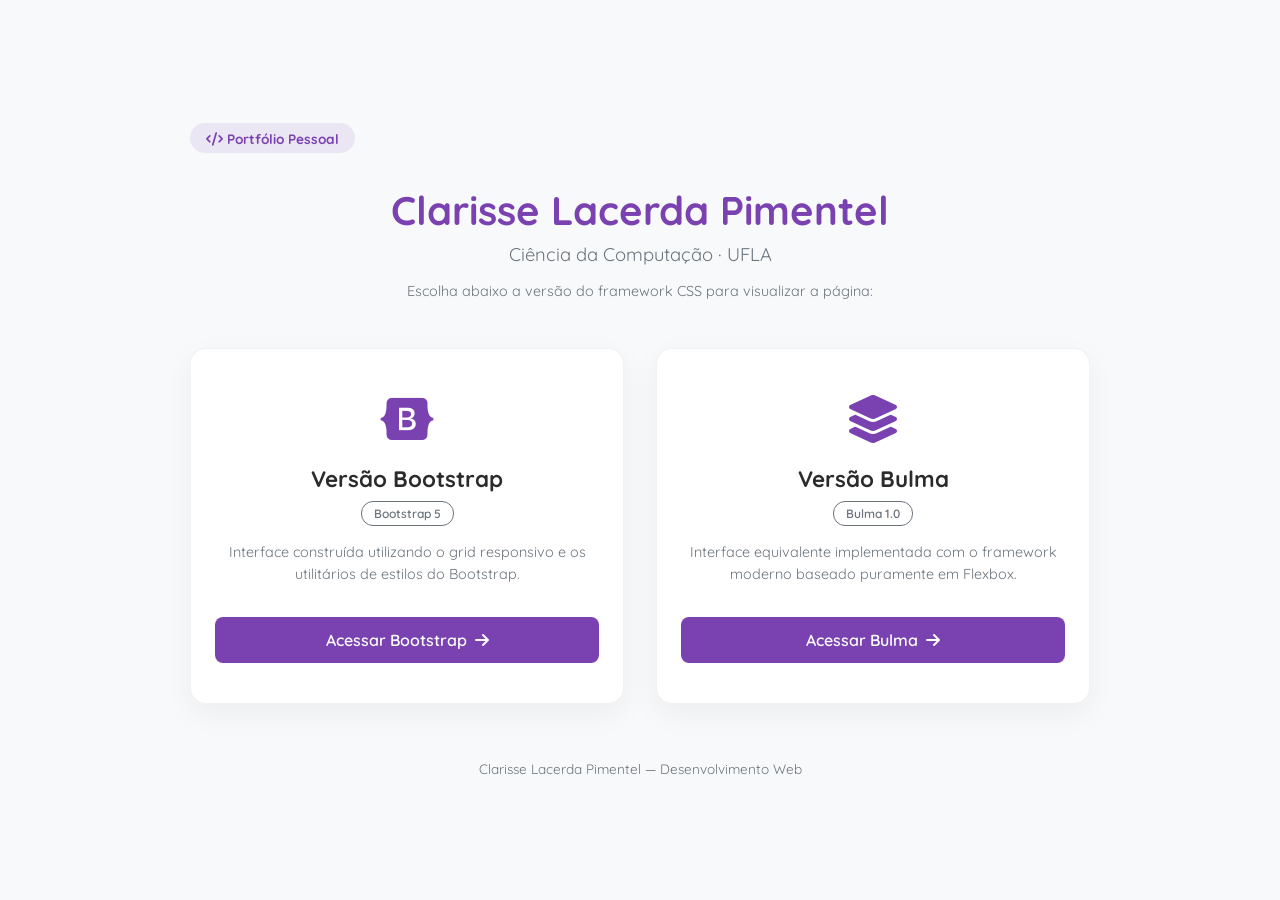
<file: index.html>
<!DOCTYPE html>
<html lang="pt-BR">
<head>
  <meta charset="UTF-8">
  <meta name="viewport" content="width=device-width, initial-scale=1.0">
  <title>Clarisse Lacerda Pimentel | Portfólio</title>
  
  <link
    rel="stylesheet"
    href="https://cdnjs.cloudflare.com/ajax/libs/font-awesome/6.5.0/css/all.min.css"
  />
  
  <link rel="preconnect" href="https://fonts.googleapis.com" />
  <link rel="preconnect" href="https://fonts.gstatic.com" crossorigin />
  <link
    href="https://fonts.googleapis.com/css2?family=Quicksand:wght@500;600;700&display=swap"
    rel="stylesheet"
  />

  <link rel="stylesheet" href="styles.css" />
</head>
<body>

  <div class="main-container">
    <header>
      <div class="badge-wrapper">
        <span class="header-badge">
          <i class="fa-solid fa-code mr-1"></i> Portfólio Pessoal
      </span>
      </div>
      <h1>Clarisse Lacerda Pimentel</h1>
      <p class="subtitle">Ciência da Computação · UFLA</p>
      <p class="instruction">
        Escolha abaixo a versão do framework CSS para visualizar a página:
      </p>
    </header>

    <main class="cards-grid">
      <article class="card">
        <div class="card-icon">
          <i class="fa-brands fa-bootstrap"></i>
        </div>
        <h2>Versão Bootstrap</h2>
        <span class="tech-tag">Bootstrap 5</span>
        <p>
          Interface construída utilizando o grid responsivo e os utilitários de estilos do Bootstrap.
        </p>
        <a href="bootstrap/index.html" class="btn-select">
          Acessar Bootstrap <i class="fa-solid fa-arrow-right"></i>
        </a>
      </article>

      <article class="card">
        <div class="card-icon">
          <i class="fa-solid fa-layer-group"></i>
        </div>
        <h2>Versão Bulma</h2>
        <span class="tech-tag">Bulma 1.0</span>
        <p>
          Interface equivalente implementada com o framework moderno baseado puramente em Flexbox.
        </p>
        <a href="bulma/index.html" class="btn-select">
          Acessar Bulma <i class="fa-solid fa-arrow-right"></i>
        </a>
      </article>
    </main>

    <footer>
      Clarisse Lacerda Pimentel — Desenvolvimento Web
    </footer>
  </div>

</body>
</html>
</file>
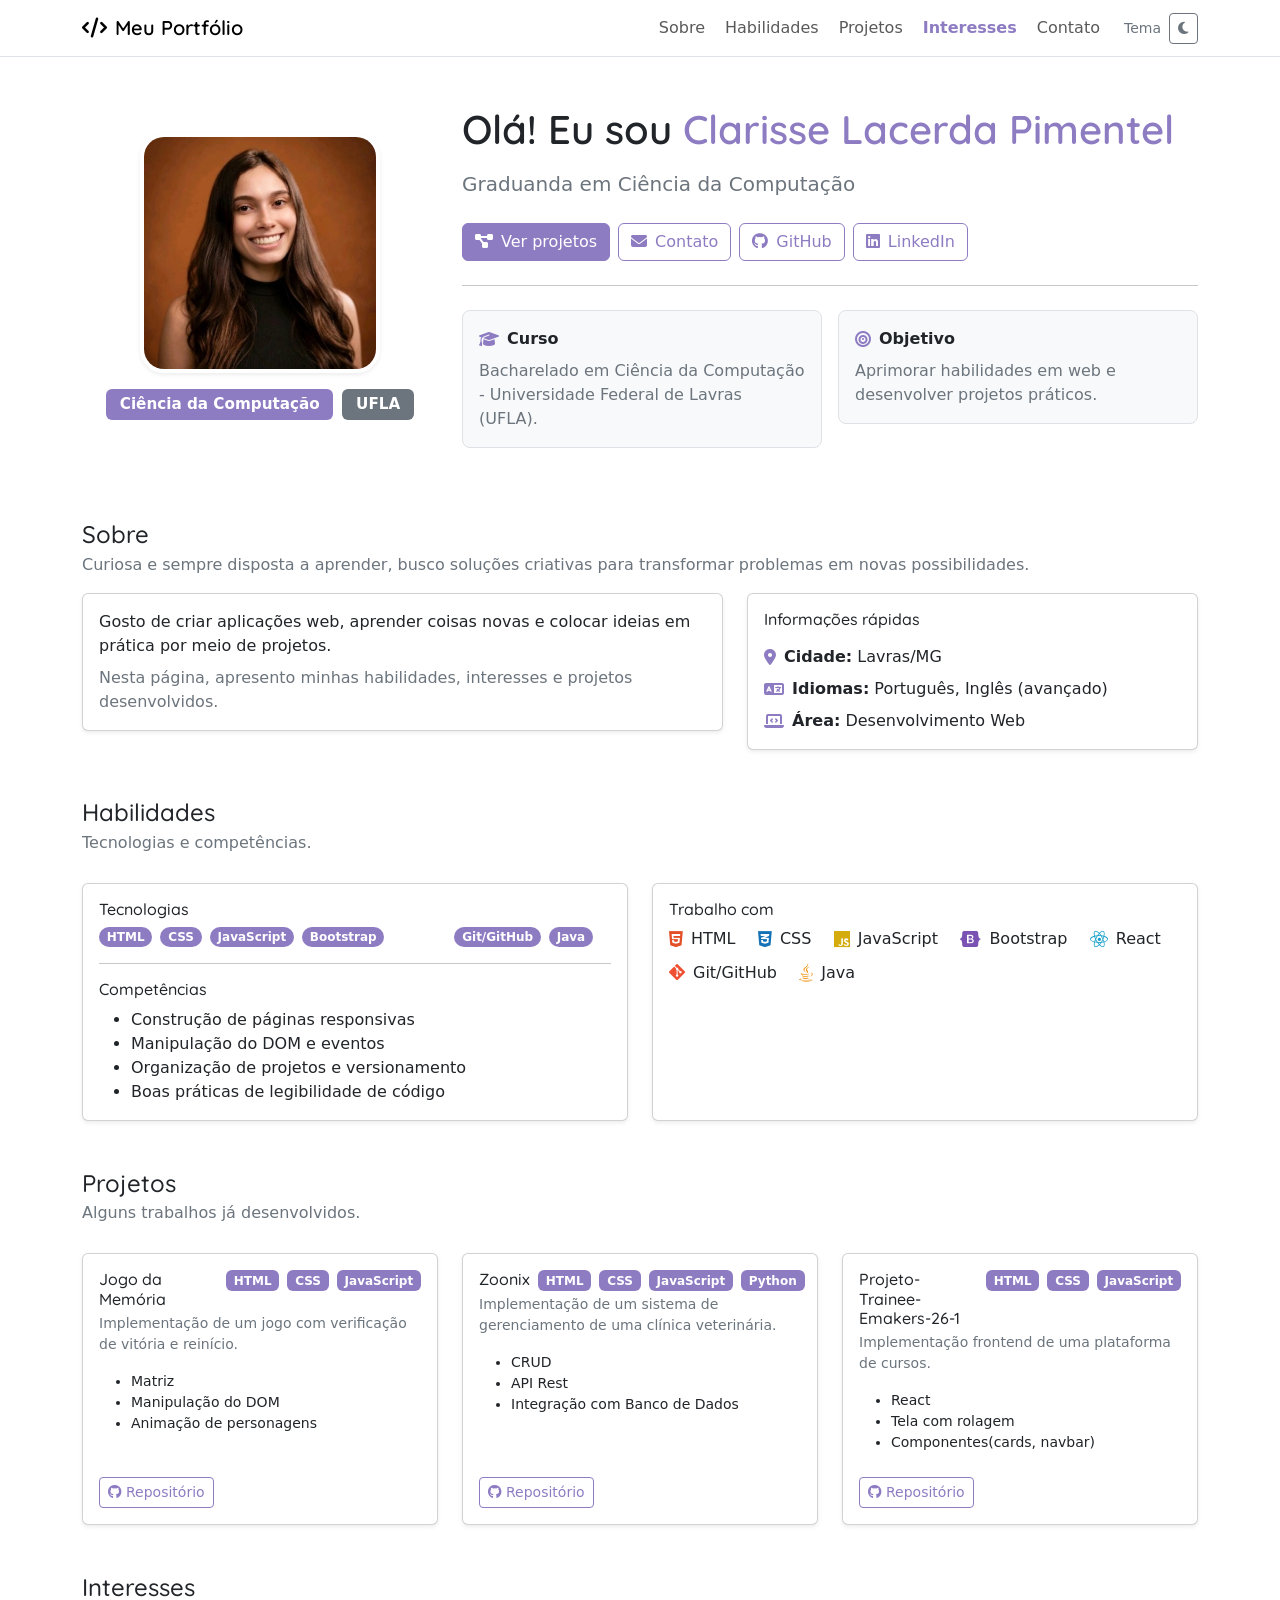
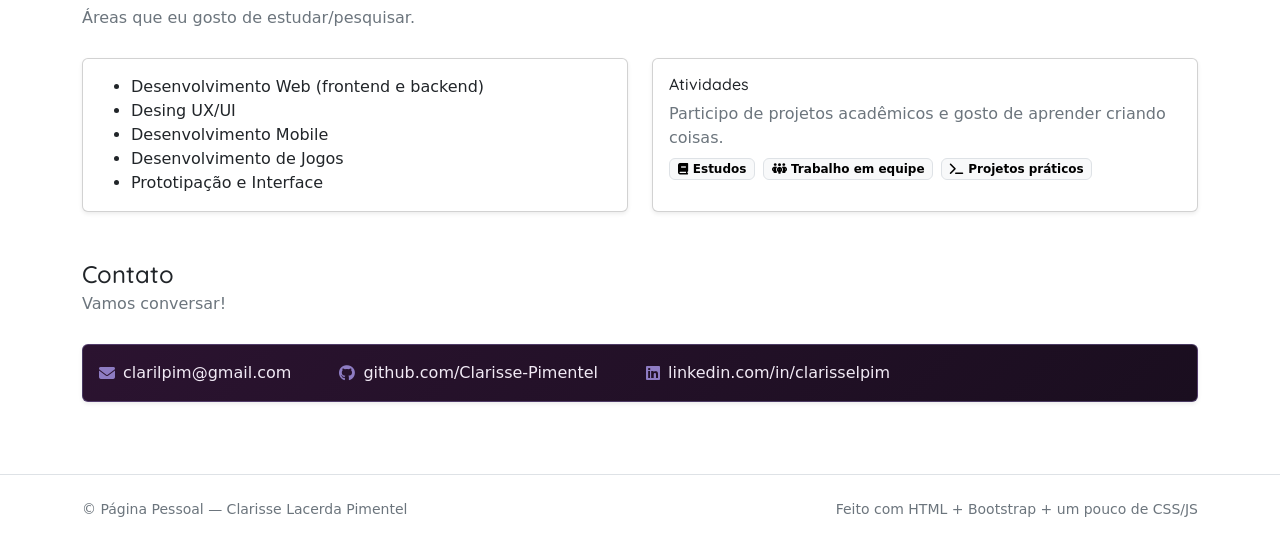
<file: bootstrap/index.html>
<!doctype html>
<html lang="pt-BR" data-bs-theme="light">
  <head>
    <meta charset="utf-8" />
    <meta name="viewport" content="width=device-width, initial-scale=1.0" />
    <title>Página Pessoal</title>

    <link
      href="https://cdn.jsdelivr.net/npm/bootstrap@5.3.3/dist/css/bootstrap.min.css"
      rel="stylesheet"
    />

    <link
      rel="stylesheet"
      href="https://cdnjs.cloudflare.com/ajax/libs/font-awesome/6.5.0/css/all.min.css"
    />

    <link rel="preconnect" href="https://fonts.googleapis.com" />
    <link rel="preconnect" href="https://fonts.gstatic.com" crossorigin />
    <link
      href="https://fonts.googleapis.com/css2?family=Quicksand:wght@500;600;700&display=swap"
      rel="stylesheet"
    />

    <link rel="stylesheet" href="assets/css/styles.css" />
  </head>
  <body class="bg-body">
    
    <nav class="navbar navbar-expand-lg border-bottom bg-body sticky-top">
      <div class="container">
        <a class="navbar-brand fw-semibold" href="#top">
          <i class="fa-solid fa-code me-2"></i>Meu Portfólio
        </a>
        <button
          class="navbar-toggler"
          type="button"
          data-bs-toggle="collapse"
          data-bs-target="#navContent"
        >
          <span class="navbar-toggler-icon"></span>
        </button>
        <div class="collapse navbar-collapse" id="navContent">
          <ul class="navbar-nav ms-auto gap-lg-1">
            <li class="nav-item">
              <a class="nav-link" href="#sobre">Sobre</a>
            </li>
            <li class="nav-item">
              <a class="nav-link" href="#habilidades">Habilidades</a>
            </li>
            <li class="nav-item">
              <a class="nav-link" href="#projetos">Projetos</a>
            </li>
            <li class="nav-item">
              <a class="nav-link" href="#interesses">Interesses</a>
            </li>
            <li class="nav-item">
              <a class="nav-link" href="#contato">Contato</a>
            </li>
          </ul>
          <div class="ms-lg-3 d-flex align-items-center gap-2 py-2 py-lg-0">
            <span class="small text-secondary d-none d-lg-inline">Tema</span>
            <button
              id="themeToggle"
              class="btn btn-outline-secondary btn-sm"
              type="button"
            >
              <i class="fa-solid fa-moon"></i>
            </button>
          </div>
        </div>
      </div>
    </nav>

    
    <header id="top" class="py-5">
      <div class="container">
        <div class="row align-items-center g-4">
          <div class="col-12 col-lg-4 text-center">
            <img
              class="profile-img shadow-sm"
              src="assets/img/perfil.jpeg"
              alt="Foto de perfil"
            />
            <div class="mt-3 profile-badges">
              <span class="badge text-bg-primary me-1"
                >Ciência da Computação</span
              >
              <span class="badge text-bg-secondary">UFLA</span>
            </div>
          </div>
          <div class="col-12 col-lg-8">
            <h1 class="display-6 fw-semibold mb-3">
              Olá! Eu sou <span class="text-primary">Clarisse Lacerda Pimentel</span>
            </h1>
            <p class="lead text-secondary mb-4">
              Graduanda em Ciência da Computação 
            </p>
            <div class="d-flex flex-wrap gap-2">
              <a class="btn btn-primary" href="#projetos">
                <i class="fa-solid fa-diagram-project me-2"></i>Ver projetos
              </a>
              <a class="btn btn-outline-primary" href="#contato">
                <i class="fa-solid fa-envelope me-2"></i>Contato
              </a>
              <a
                class="btn btn-outline-primary"
                href="https://github.com/Clarisse-Pimentel"
                target="_blank"
              >
                <i class="fa-brands fa-github me-2"></i>GitHub
              </a>
              <a
                class="btn btn-outline-primary"
                href="https://www.linkedin.com/in/clarisselpim/"
                target="_blank"
              >
                <i class="fa-brands fa-linkedin me-2"></i>LinkedIn
              </a>
            </div>
            <hr class="my-4" />
            <div class="row g-3">
              <div class="col-12 col-md-6">
                <div class="p-3 rounded-3 border bg-body-tertiary">
                  <div class="d-flex align-items-center gap-2 mb-2">
                    <i class="fa-solid fa-graduation-cap text-primary"></i>
                    <strong>Curso</strong>
                  </div>
                  <p class="mb-0 text-secondary">
                    Bacharelado em Ciência da Computação - Universidade Federal
                    de Lavras (UFLA).
                  </p>
                </div>
              </div>
              <div class="col-12 col-md-6">
                <div class="p-3 rounded-3 border bg-body-tertiary">
                  <div class="d-flex align-items-center gap-2 mb-2">
                    <i class="fa-solid fa-bullseye text-primary"></i>
                    <strong>Objetivo</strong>
                  </div>
                  <p class="mb-0 text-secondary">
                    Aprimorar habilidades em web e
                    desenvolver projetos práticos.
                  </p>
                </div>
              </div>
            </div>
          </div>
        </div>
      </div>
    </header>

    <main class="pb-5">
      <section id="sobre" class="py-4">
        <div class="container">
          <div class="mb-3">
            <h2 class="h4 mb-1">Sobre</h2>
            <p class="text-secondary mb-0">
              Curiosa e sempre disposta a aprender, busco soluções criativas para transformar problemas em novas possibilidades.
            </p>
          </div>
          <div class="row g-4">
            <div class="col-12 col-lg-7">
              <div class="card shadow-sm">
                <div class="card-body">
                  <p class="mb-2">
                    Gosto de criar aplicações web, aprender coisas novas
                    e colocar ideias em prática por meio de projetos.
                  </p>
                  <p class="mb-0 text-secondary">
                    Nesta página, apresento minhas habilidades, interesses e
                    projetos desenvolvidos.
                  </p>
                </div>
              </div>
            </div>
            <div class="col-12 col-lg-5">
              <div class="card shadow-sm">
                <div class="card-body">
                  <h3 class="h6 mb-3">Informações rápidas</h3>
                  <ul class="list-unstyled mb-0">
                    <li class="d-flex gap-2 mb-2">
                      <i class="fa-solid fa-location-dot text-primary mt-1"></i>
                      <div><strong>Cidade:</strong> Lavras/MG</div>
                    </li>
                    <li class="d-flex gap-2 align-items-start mb-2">
                      <i class="fa-solid fa-language mt-1 text-primary"></i>
                      <div>
                        <strong>Idiomas:</strong> Português, Inglês
                        (avançado)
                      </div>
                    </li>
                    <li class="d-flex gap-2">
                      <i class="fa-solid fa-laptop-code text-primary mt-1"></i>
                      <div><strong>Área:</strong> Desenvolvimento Web</div>
                    </li>
                  </ul>
                </div>
              </div>
            </div>
          </div>
        </div>
      </section>

      <section id="habilidades" class="py-4">
        <div class="container">
          <div class="section-title">
            <h2 class="h4 mb-1">Habilidades</h2>
            <p class="text-secondary mb-0">Tecnologias e competências.</p>
          </div>
          <div class="row g-4 mt-1">
            <div class="col-12 col-lg-6">
              <div class="card shadow-sm h-100">
                <div class="card-body">
                  <h3 class="h6">Tecnologias</h3>
                  <div class="d-flex flex-wrap gap-2">
                    <span class="badge rounded-pill text-bg-primary">HTML</span>
                    <span class="badge rounded-pill text-bg-primary">CSS</span>
                    <span class="badge rounded-pill text-bg-primary"
                      >JavaScript</span
                    >
                    <span class="badge rounded-pill text-bg-primary"
                      >Bootstrap</span
                    >
                    <span class="badge rounded-pill text-bg primary"
                      >React</span
                    >
                    <span class="badge rounded-pill text-bg-primary"
                      >Git/GitHub</span
                    >
                    <span class="badge rounded-pill text-bg-primary"
                      >Java</span
                    >
                  </div>
                  <hr />
                  <h3 class="h6">Competências</h3>
                  <ul class="mb-0">
                    <li>Construção de páginas responsivas</li>
                    <li>Manipulação do DOM e eventos</li>
                    <li>Organização de projetos e versionamento</li>
                    <li>Boas práticas de legibilidade de código</li>
                  </ul>
                </div>
              </div>
            </div>
            <div class="col-12 col-lg-6">
              <div class="card shadow-sm h-100">
                <div class="card-body">
                  <h3 class="h6">Trabalho com</h3>
                  <div class="tech-strip">
                    <span><i class="fa-brands fa-html5"></i>HTML</span>
                    <span><i class="fa-brands fa-css3-alt"></i>CSS</span>
                    <span><i class="fa-brands fa-js"></i>JavaScript</span>
                    <span><i class="fa-brands fa-bootstrap"></i>Bootstrap</span>
                    <span><i class="fa-brands fa-react"></i>React</span>
                    <span><i class="fa-brands fa-git-alt"></i>Git/GitHub</span>
                    <span><i class="fa-brands fa-java"></i>Java</span>
                  </div>
                </div>
              </div>
            </div>
          </div>
        </div>
      </section>

      <section id="projetos" class="py-4">
        <div class="container">
          <div class="section-title">
            <h2 class="h4 mb-1">Projetos</h2>
            <p class="text-secondary mb-0">
              Alguns trabalhos já desenvolvidos.
            </p>
          </div>
          <div class="row g-4 mt-1">
            <div class="col-12 col-md-6 col-lg-4">
              <div class="card shadow-sm h-100">
                <div class="card-body d-flex flex-column">
                  <div
                    class="d-flex align-items-start justify-content-between gap-2"
                  >
                    <h3 class="h6 mb-1">Jogo da Memória</h3>
                    <span class="badge text-bg-primary">HTML</span>
                    <span class="badge text-bg-primary">CSS</span>
                    <span class="badge text-bg-primary">JavaScript</span>
                  </div>
                  <p class="text-secondary small">
                    Implementação de um jogo com verificação de vitória e reinício.
                  </p>
                  <ul class="small mb-4">
                    <li>Matriz</li>
                    <li>Manipulação do DOM</li>
                    <li>Animação de personagens</li>
                  </ul>
                  <div class="mt-auto d-flex gap-2">
                    <a
                      class="btn btn-sm btn-outline-primary"
                      href="https://github.com/Clarisse-Pimentel/Jogo-da-Memoria"
                      target="_blank"
                      rel="noreferrer"
                    >
                      <i class="fa-brands fa-github me-1"></i>Repositório
                    </a>
                  </div>
                </div>
              </div>
            </div>
            <div class="col-12 col-md-6 col-lg-4">
              <div class="card shadow-sm h-100">
                <div class="card-body d-flex flex-column">
                  <div
                    class="d-flex align-items-start justify-content-between gap-2"
                  >
                    <h3 class="h6 mb-1">Zoonix</h3>
                    <span class="badge text-bg-primary">HTML</span>
                    <span class="badge text-bg-primary">CSS</span>
                    <span class="badge text-bg-primary">JavaScript</span>
                    <span class="badge text-bg-primary">Python</span>
                  </div>
                  <p class="text-secondary small">
                    Implementação de um sistema de gerenciamento de uma clínica veterinária.
                  </p>
                  <ul class="small mb-4">
                    <li>CRUD</li>
                    <li>API Rest</li>
                    <li>Integração com Banco de Dados</li>
                  </ul>
                  <div class="mt-auto d-flex gap-2">
                    <a
                      class="btn btn-sm btn-outline-primary"
                      href="https://github.com/Clarisse-Pimentel/Zoonix"
                      target="_blank"
                      rel="noreferrer"
                    >
                      <i class="fa-brands fa-github me-1"></i>Repositório
                    </a>
                  </div>
                </div>
              </div>
            </div>
            <div class="col-12 col-md-6 col-lg-4">
              <div class="card shadow-sm h-100">
                <div class="card-body d-flex flex-column">
                  <div
                    class="d-flex align-items-start justify-content-between gap-2"
                  >
                    <h3 class="h6 mb-1">Projeto-Trainee-Emakers-26-1</h3>
                    <span class="badge text-bg-primary">HTML</span>
                    <span class="badge text-bg-primary">CSS</span>
                    <span class="badge text-bg-primary">JavaScript</span>
                  </div>
                  <p class="text-secondary small">
                    Implementação frontend de uma plataforma de cursos.
                  </p>
                  <ul class="small mb-4">
                    <li>React
                    <li>Tela com rolagem
                    <li>Componentes(cards, navbar)</li>
                  </ul>
                  <div class="mt-auto d-flex gap-2">
                    <a
                      class="btn btn-sm btn-outline-primary"
                      href="https://github.com/Clarisse-Pimentel/Projeto-Trainee_Emakers-26-1"
                      target="_blank"
                      rel="noreferrer"
                    >
                      <i class="fa-brands fa-github me-1"></i>Repositório
                    </a>
                  </div>
                </div>
              </div>
            </div>
          </div>
        </div>
      </section>

      <section id="interesses" class="py-4">
        <div class="container">
          <div class="section-title">
            <h2 class="h4 mb-1">Interesses</h2>
            <p class="text-secondary mb-0">Áreas que eu gosto de estudar/pesquisar.</p>
        </div>
        <div class="row g-4 mt-1">
            <div class="col-12 col-lg-6">
                <div class="card shadow-sm h-100">
                    <div class="card-body">
                        <ul class="mb-0">
                        <li>Desenvolvimento Web (frontend e backend)</li>
                        <li>Desing UX/UI</li>
                        <li>Desenvolvimento Mobile</li>
                        <li>Desenvolvimento de Jogos</li>
                        <li>Prototipação e Interface</li>
                        </ul>
                    </div>
                </div>
            </div>
            <div class="col-12 col-lg-6">
                <div class="card shadow-sm h-100">
                    <div class="card-body">
                        <h3 class="h6">Atividades</h3>
                        <p class="text-secondary mb-2">
                            Participo de projetos acadêmicos e gosto de aprender criando coisas.
                        </p>
                        <div class="d-flex flex-wrap gap-2">
                            <span class="badge text-bg-light border"><i class="fa-solid fa-book me-1"></i>Estudos</span>
                            <span class="badge text-bg-light border"><i class="fa-solid fa-people-group me-1"></i>Trabalho em equipe</span>
                            <span class="badge text-bg-light border"><i class="fa-solid fa-terminal me-1"></i>Projetos práticos</span>
                        </div>
                    </div>
                </div>
            </div>
          </div>
        </div>
      </section>

      <section id="contato" class="py-4">
        <div class="container">
          <div class="section-title">
            <h2 class="h4 mb-1">Contato</h2>
            <p class="text-secondary mb-0">Vamos conversar!</p>
          </div>
          <div class="row g-4 mt-1">
            <div class="col-12">
              <div class="card shadow-sm contact-card">
                <div class="card-body">
                  <ul class="list-unstyled mb-0 d-flex flex-column flex-md-row gap-3 gap-md-5">
                    <li class="d-flex gap-2 align-items-center">
                      <i class="fa-solid fa-envelope text-primary"></i>
                      <span>clarilpim@gmail.com</span>
                    </li>
                    <li class="d-flex gap-2 align-items-center">
                      <i class="fa-brands fa-github text-primary"></i>
                      <a class="link-underline link-underline-opacity-0" href="https://github.com/" target="_blank" rel="noreferrer">
                        github.com/Clarisse-Pimentel
                      </a>
                    </li>
                    <li class="d-flex gap-2 align-items-center">
                      <i class="fa-brands fa-linkedin text-primary"></i>
                      <a class="link-underline link-underline-opacity-0" href="https://www.linkedin.com/" target="_blank" rel="noreferrer">
                        linkedin.com/in/clarisselpim
                      </a>
                    </li>
                  </ul>
                </div>
              </div>
            </div>
          </div>
        </div>
      </section>

    </main>

    <footer class="border-top py-4">
      <div class="container d-flex flex-column flex-md-row justify-content-between gap-2">
        <small class="text-secondary">© <span id="year"></span> Página Pessoal — Clarisse Lacerda Pimentel</small>
        <small class="text-secondary">Feito com HTML + Bootstrap + um pouco de CSS/JS</small>
      </div>
    </footer>

    <script src="https://cdn.jsdelivr.net/npm/bootstrap@5.3.3/dist/js/bootstrap.bundle.min.js"></script>

    <script src="assets/js/script.js"></script>
  </body>
</html>
</file>
<file: styles.css>
:root {
  --primary-color: #7a42b0;
  --primary-hover: #633293;
  --bg-color: #f8f9fa;
  --card-bg: #ffffff;
  --text-main: #2b2b2b;
  --text-muted: #6c757d;
}

* {
  box-sizing: border-box;
  margin: 0;
  padding: 0;
}

body {
  font-family: 'Quicksand', sans-serif;
  background-color: var(--bg-color);
  color: var(--text-main);
  min-height: 100vh;
  display: flex;
  align-items: center;
  justify-content: center;
  padding: 2rem 1rem;
}

.main-container {
  max-width: 900px;
  width: 100%;
  text-align: center;
}

.header-badge {
  display: inline-block;
  background-color: rgba(122, 66, 176, 0.1);
  color: var(--primary-color);
  font-weight: 700;
  font-size: 0.85rem;
  padding: 0.4rem 1rem;
  border-radius: 50px;
  margin-bottom: 1rem;
}

.header-section {
  text-align: center;
  width: 100%;
}

.badge-wrapper {
  text-align: left;
  margin-bottom: 1rem;
}

.header-badge {
  display: inline-block;
  background-color: rgba(122, 66, 176, 0.1);
  color: var(--primary-color);
  font-weight: 700;
  font-size: 0.85rem;
  padding: 0.4rem 1rem;
  border-radius: 50px;
}

h1 {
  font-size: 2.5rem;
  font-weight: 700;
  color: var(--primary-color);
  margin-bottom: 0.5rem;
}

.subtitle {
  font-size: 1.15rem;
  color: var(--text-muted);
  margin-bottom: 0.25rem;
}

.instruction {
  font-size: 0.9rem;
  color: var(--text-muted);
  margin-top: 1rem;
  margin-bottom: 3rem;
}

.cards-grid {
  display: grid;
  grid-template-columns: repeat(auto-fit, minmax(280px, 1fr));
  gap: 2rem;
}

.card {
  background: var(--card-bg);
  border-radius: 16px;
  padding: 2.5rem 1.5rem;
  box-shadow: 0 10px 30px rgba(0, 0, 0, 0.05);
  border: 1px solid rgba(0, 0, 0, 0.05);
  display: flex;
  flex-direction: column;
  align-items: center;
  transition: transform 0.3s ease, box-shadow 0.3s ease;
}

.card:hover {
  transform: translateY(-5px);
  box-shadow: 0 15px 35px rgba(122, 66, 176, 0.12);
}

.card-icon {
  font-size: 3rem;
  color: var(--primary-color);
  margin-bottom: 1rem;
}

.card h2 {
  font-size: 1.4rem;
  margin-bottom: 0.5rem;
}

.tech-tag {
  font-size: 0.75rem;
  font-weight: 600;
  padding: 0.25rem 0.75rem;
  border: 1px solid var(--text-muted);
  border-radius: 12px;
  color: var(--text-muted);
  margin-bottom: 1rem;
}

.card p {
  font-size: 0.9rem;
  color: var(--text-muted);
  margin-bottom: 2rem;
  line-height: 1.5;
}

.btn-select {
  margin-top: auto;
  width: 100%;
  padding: 0.8rem 1.2rem;
  background-color: var(--primary-color);
  color: #ffffff;
  text-decoration: none;
  font-weight: 600;
  border-radius: 8px;
  transition: background-color 0.2s ease;
  display: inline-flex;
  align-items: center;
  justify-content: center;
  gap: 0.5rem;
}

.btn-select:hover {
  background-color: var(--primary-hover);
}

footer {
  margin-top: 3.5rem;
  font-size: 0.85rem;
  color: var(--text-muted);
}
</file>
<file: bootstrap/assets/css/styles.css>
:root {
    --bs-primary: #8e7cc3;
    --bs-primary-rgb: 142, 124, 195;
}


[data-bs-theme="dark"] {
    --bs-primary: #a3376b;
    --bs-primary-rgb: 163, 55, 107;
}

.btn-primary {
    --bs-btn-bg: var(--bs-primary);
    --bs-btn-border-color: var(--bs-primary);
    --bs-btn-hover-bg: color-mix(in srgb, var(--bs-primary) 85%, black);
    --bs-btn-hover-border-color: color-mix(in srgb, var(--bs-primary) 80%, black);
    --bs-btn-active-bg: color-mix(in srgb, var(--bs-primary) 75%, black);
    --bs-btn-active-border-color: color-mix(in srgb, var(--bs-primary) 70%, black);
}

.btn-outline-primary {
    --bs-btn-color: var(--bs-primary);
    --bs-btn-border-color: var(--bs-primary);
    --bs-btn-hover-bg: var(--bs-primary);
    --bs-btn-hover-border-color: var(--bs-primary);
    --bs-btn-active-bg: var(--bs-primary);
    --bs-btn-active-border-color: var(--bs-primary);
}

h1, h2, h3, .navbar-brand {
    font-family: "Quicksand", sans-serif;
}

.profile-img {
    width: 240px;
    height: 240px;
    object-fit: cover;
    border-radius: 24px;
    border: 4px solid rgba(255, 255, 255, 0.7);
    transition: box-shadow 0.3s ease;
}

.profile-img:hover {
    box-shadow: 0 0 0 6px rgba(var(--bs-primary-rgb), 0.25);
}

section {
    scroll-margin-top: 90px;
}

html {
    scroll-behavior: smooth;
}

.navbar.is-scrolled {
    box-shadow: 0 2px 10px rgba(0, 0, 0, 0.08);
}

.card {
    transition: transform 0.25s ease, box-shadow 0.25s ease;
}

.card:hover {
    transform: translateY(-4px);
    box-shadow: 0 0.75rem 1.5rem rgba(0, 0, 0, 0.1) !important;
}

.reveal {
    opacity: 0;
    transform: translateY(18px);
    transition: opacity 0.6s ease, transform 0.6s ease;
}

.reveal.is-visible {
    opacity: 1;
    transform: none;
}

.tech-strip {
    display: flex;
    flex-wrap: wrap;
    gap: 0.6rem 1.4rem;
    align-items: center;
}

.tech-strip span {
    display: inline-flex;
    align-items: center;
    gap: 0.5rem;
    font-weight: 500;
}

.tech-strip i {
    font-size: 1.15rem;
}

.tech-strip .fa-html5 { color: #e34f26; }
.tech-strip .fa-css3-alt { color: #1572b6; }
.tech-strip .fa-js { color: #d4ac0d; }
.tech-strip .fa-bootstrap { color: #7952b3; }
.tech-strip .fa-react { color: #149eca; }
.tech-strip .fa-git-alt { color: #f05032; }
.tech-strip .fa-java { color: #ed8b00; }

.profile-badges .badge {
    font-size: 0.95rem;
    padding: 0.55em 0.9em;
}

.contact-card {
    background: linear-gradient(135deg, #2b1330, #1a0e1f);
    border: 1px solid rgba(var(--bs-primary-rgb), 0.4);
    color: #f1eaf5;
}

.contact-card i {
    color: #cba8ec;
}

.contact-card a {
    color: #f1eaf5;
}

.contact-card a:hover {
    color: #cba8ec;
}

.navbar-nav .nav-link.active {
    color: var(--bs-primary);
    font-weight: 600;
}

@media (prefers-reduced-motion: reduce) {
    .reveal {
        opacity: 1;
        transform: none;
        transition: none;
    }
    html {
        scroll-behavior: auto;
    }
}
</file>
